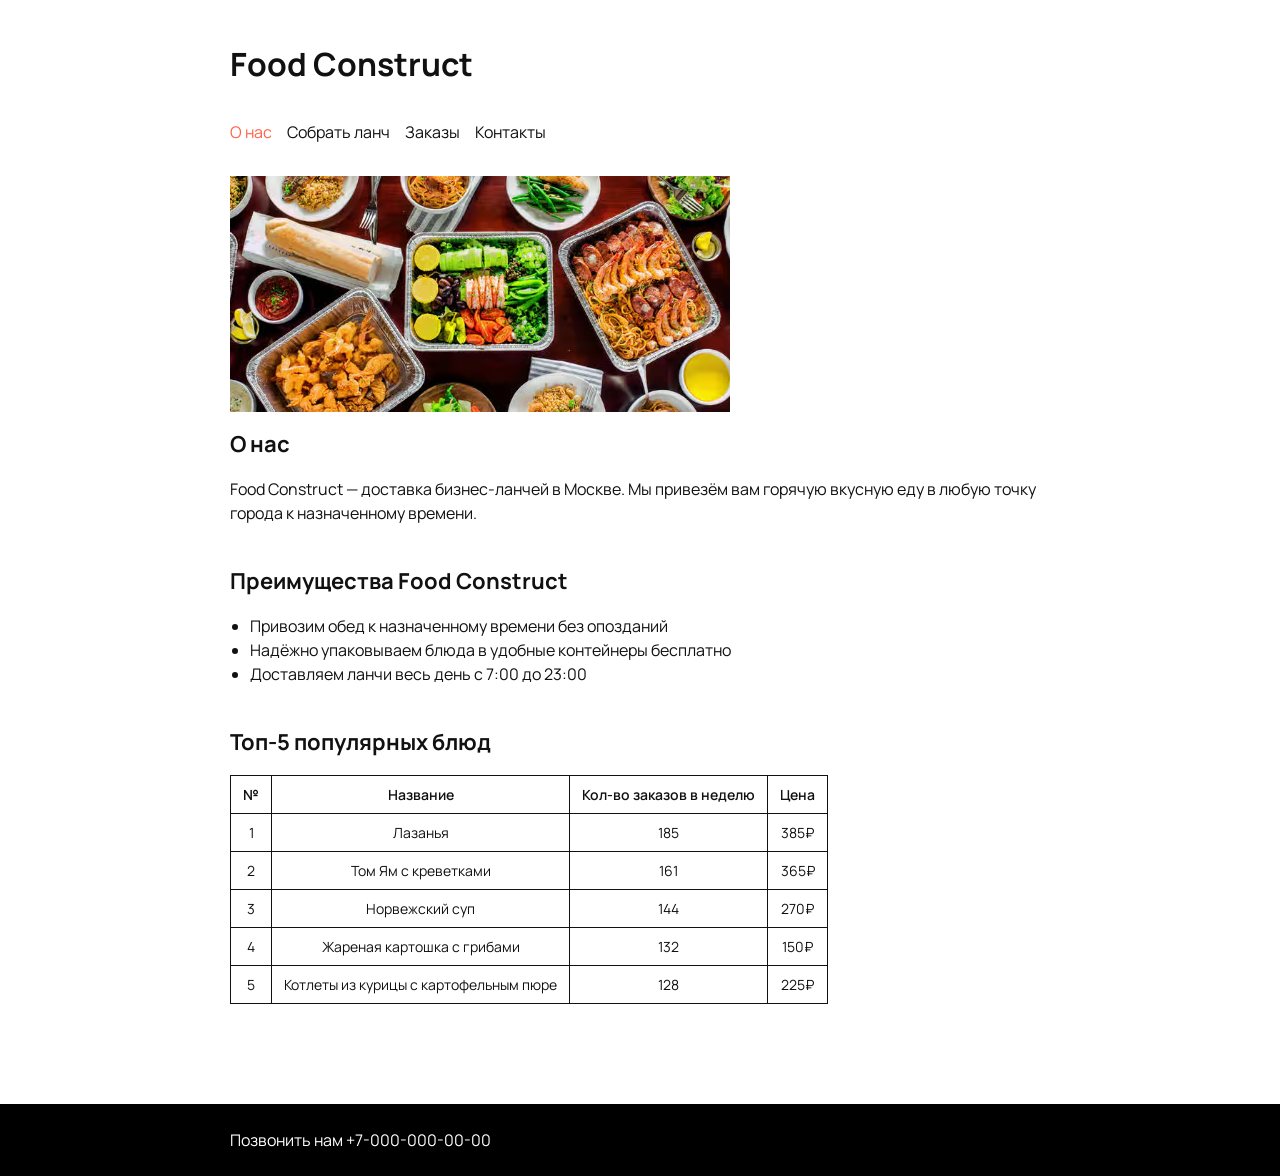
<file: index.html>
<!DOCTYPE html>
<html lang="ru">
<head>
    <meta charset="UTF-8">
    <meta name="viewport" content="width=device-width, initial-scale=1.0">
    <title>Food Construct — доставка бизнес-ланчей</title>
    <link rel="preconnect" href="https://fonts.googleapis.com">
    <link rel="preconnect" href="https://fonts.gstatic.com" crossorigin>
    <link href="https://fonts.googleapis.com/css2?family=Manrope:wght@400;600;700&display=swap" rel="stylesheet">
    <link rel="stylesheet" href="css/style.css">
</head>
<body>
    <header>
        <h1>Food Construct</h1>
        <nav>
            <!-- active — пометка текущей страницы -->
            <a href="index.html#about" class="active">О нас</a>
            <a href="lunch.html">Собрать ланч</a>
            <a href="#">Заказы</a>
            <a href="#contacts">Контакты</a>
        </nav>
    </header>

    <main>
        <section id="about">
            <img class="about-img" src="images/lunch.jpg" alt="Бизнес-ланчи в контейнерах на столе">
            <h2>О нас</h2>
            <p>Food Construct — доставка бизнес-ланчей в Москве. Мы привезём вам горячую вкусную еду в любую точку города к назначенному времени.</p>
        </section>

        <section>
            <h2>Преимущества Food Construct</h2>
            <ul>
                <li>Привозим обед к назначенному времени без опозданий</li>
                <li>Надёжно упаковываем блюда в удобные контейнеры бесплатно</li>
                <li>Доставляем ланчи весь день с 7:00 до 23:00</li>
            </ul>
        </section>

        <section>
            <h2>Топ-5 популярных блюд</h2>
            <table>
                <thead>
                    <tr>
                        <th>№</th>
                        <th>Название</th>
                        <th>Кол-во заказов в неделю</th>
                        <th>Цена</th>
                    </tr>
                </thead>
                <tbody>
                    <tr><td>1</td><td>Лазанья</td><td>185</td><td>385₽</td></tr>
                    <tr><td>2</td><td>Том Ям с креветками</td><td>161</td><td>365₽</td></tr>
                    <tr><td>3</td><td>Норвежский суп</td><td>144</td><td>270₽</td></tr>
                    <tr><td>4</td><td>Жареная картошка с грибами</td><td>132</td><td>150₽</td></tr>
                    <tr><td>5</td><td>Котлеты из курицы с картофельным пюре</td><td>128</td><td>225₽</td></tr>
                </tbody>
            </table>
        </section>
    </main>

    <footer id="contacts">
        <p>Позвонить нам <a href="tel:+70000000000">+7-000-000-00-00</a></p>
    </footer>
</body>
</html>
</file>
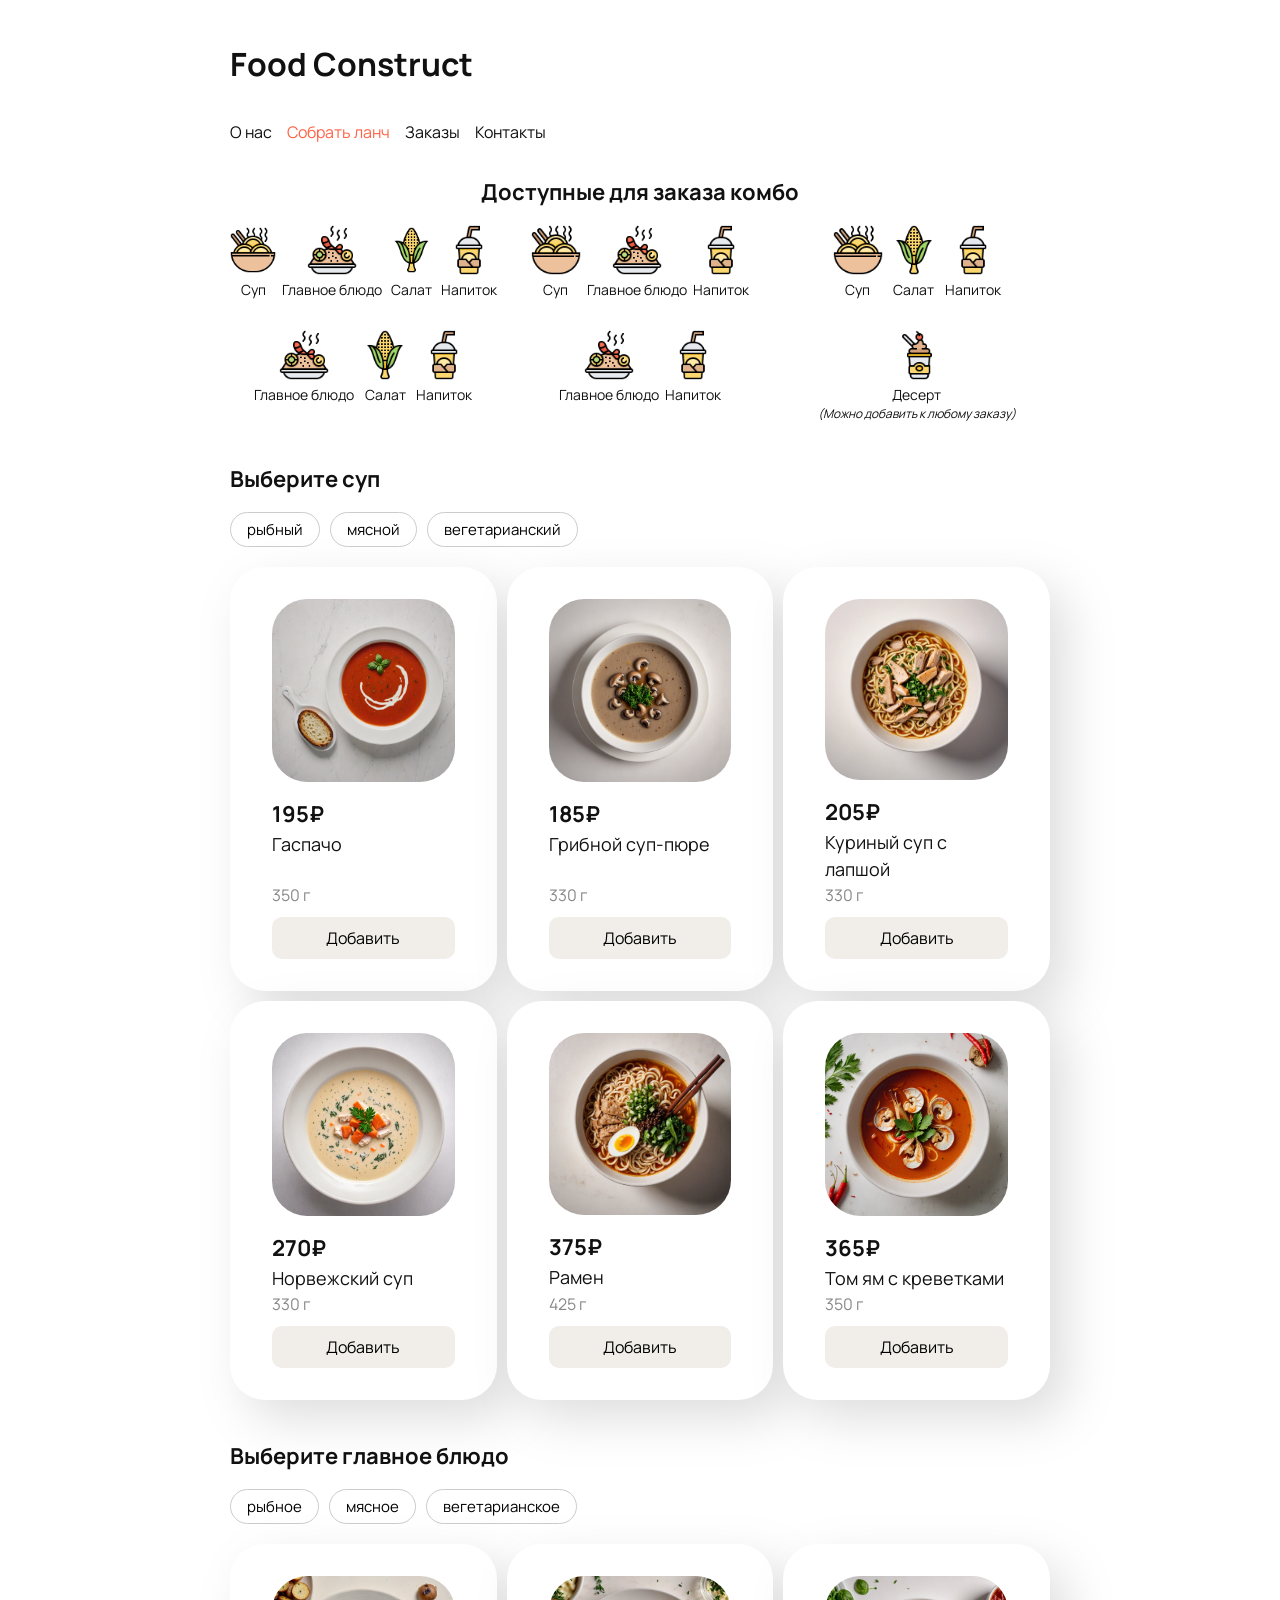
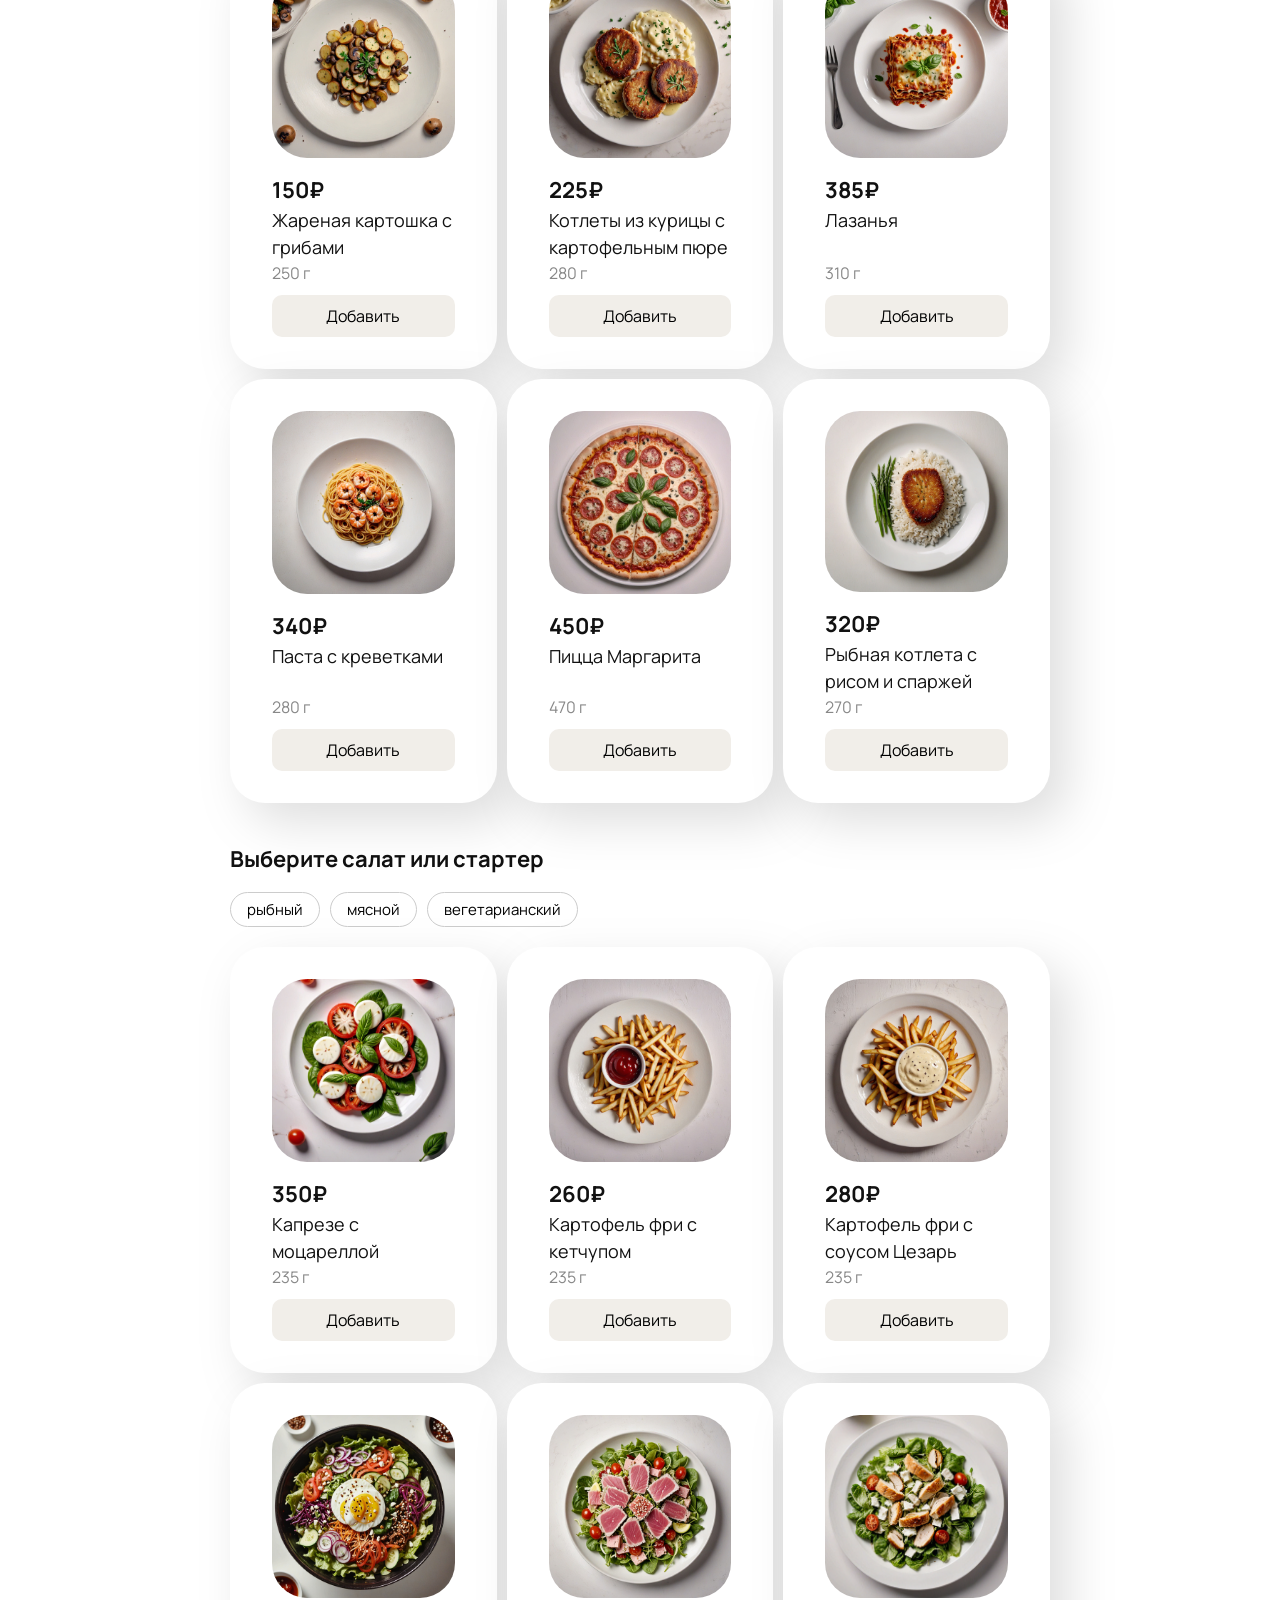
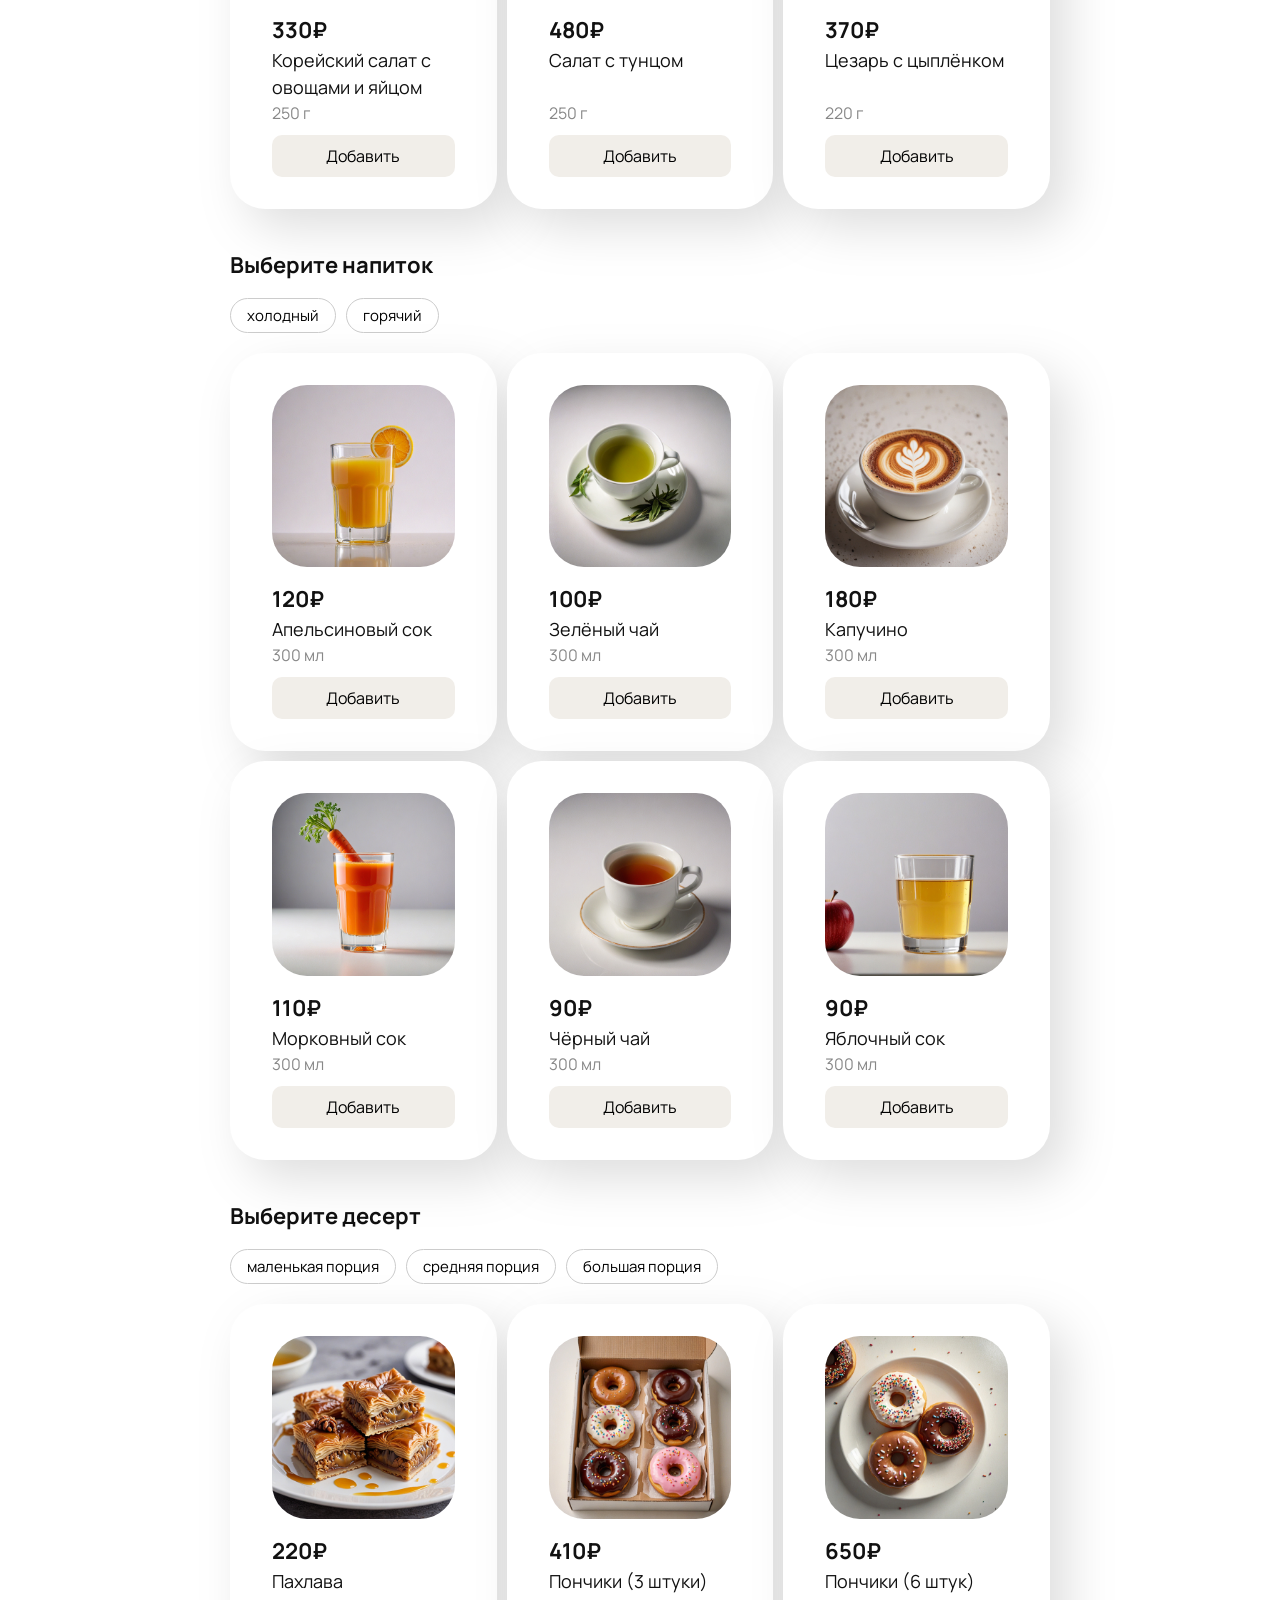
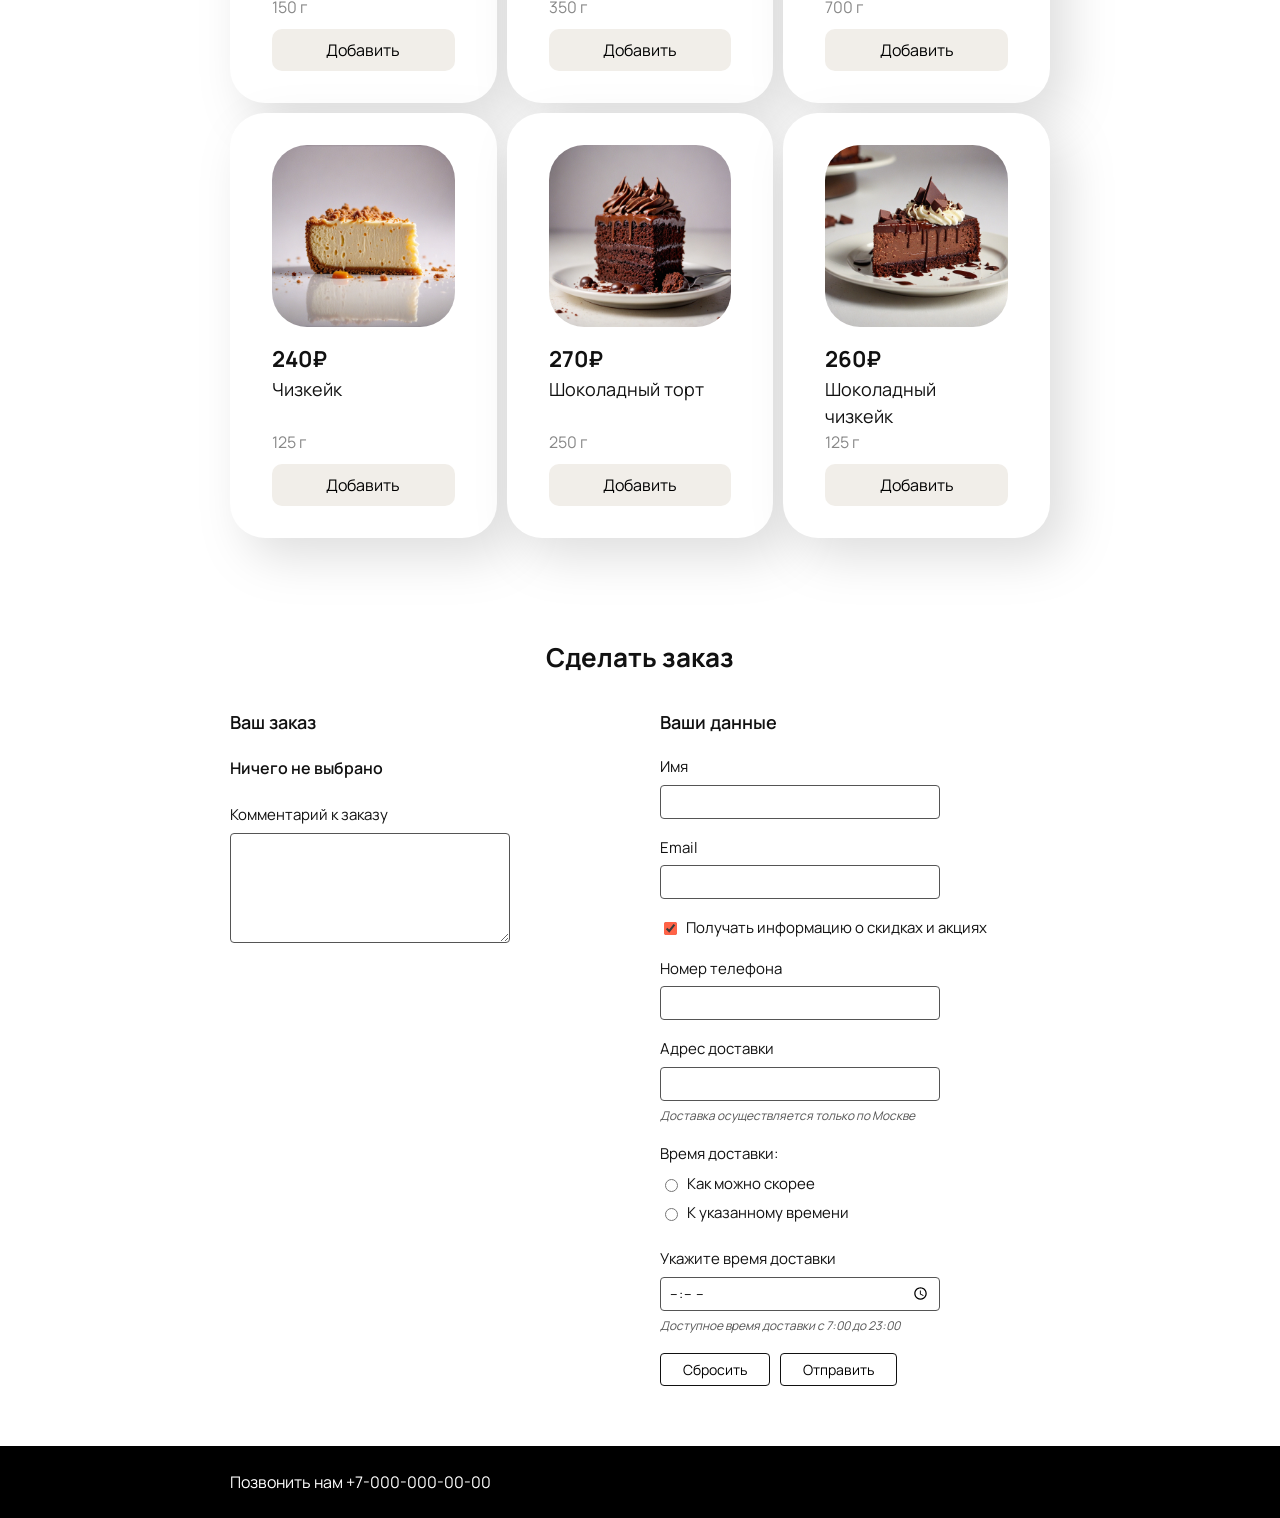
<file: lunch.html>
<!DOCTYPE html>
<html lang="ru">
<head>
    <meta charset="UTF-8">
    <!-- viewport: страница подстраивается под ширину экрана телефона -->
    <meta name="viewport" content="width=device-width, initial-scale=1.0">
    <title>Собрать ланч — Food Construct</title>
    <!-- Шрифт Manrope из Google Fonts, как на главной -->
    <link rel="preconnect" href="https://fonts.googleapis.com">
    <link rel="preconnect" href="https://fonts.gstatic.com" crossorigin>
    <link href="https://fonts.googleapis.com/css2?family=Manrope:wght@400;600;700&display=swap" rel="stylesheet">
    <!-- Общие стили сайта + стили только этой страницы -->
    <link rel="stylesheet" href="css/style.css">
    <link rel="stylesheet" href="css/lunch.css">
    <link rel="stylesheet" href="css/form.css">
    <link rel="stylesheet" href="css/notify.css">
    <!-- type="module" — скрипт может импортировать другие файлы; выполняется после загрузки HTML -->
    <script type="module" src="js/lunch.js"></script>
</head>
<body>
    <!-- Шапка: название и меню -->
    <header>
        <h1>Food Construct</h1>
        <nav>
            <a href="index.html#about">О нас</a>
            <!-- active — пометка текущей страницы -->
            <a href="lunch.html" class="active">Собрать ланч</a>
            <a href="#">Заказы</a>
            <a href="#contacts">Контакты</a>
        </nav>
    </header>

    <main>
        <!-- Доступные для заказа комбо -->
        <section class="combos">
            <h2 class="combos-title">Доступные для заказа комбо</h2>
            <!-- Grid-контейнер: 3 варианта в строке -->
            <div class="combo-grid">
                <!-- Вариант ланча (flex-контейнер) -->
                <div class="combo">
                    <!-- Блюдо (flex, сверху вниз): картинка + подпись -->
                    <div class="combo-dish">
                        <img src="images/icons/soup.png" alt="Суп">
                        <p>Суп</p>
                    </div>
                    <div class="combo-dish">
                        <img src="images/icons/main.png" alt="Главное блюдо">
                        <p>Главное блюдо</p>
                    </div>
                    <div class="combo-dish">
                        <img src="images/icons/salad.png" alt="Салат">
                        <p>Салат</p>
                    </div>
                    <div class="combo-dish">
                        <img src="images/icons/drink.png" alt="Напиток">
                        <p>Напиток</p>
                    </div>
                </div>

                <div class="combo">
                    <div class="combo-dish">
                        <img src="images/icons/soup.png" alt="Суп">
                        <p>Суп</p>
                    </div>
                    <div class="combo-dish">
                        <img src="images/icons/main.png" alt="Главное блюдо">
                        <p>Главное блюдо</p>
                    </div>
                    <div class="combo-dish">
                        <img src="images/icons/drink.png" alt="Напиток">
                        <p>Напиток</p>
                    </div>
                </div>

                <div class="combo">
                    <div class="combo-dish">
                        <img src="images/icons/soup.png" alt="Суп">
                        <p>Суп</p>
                    </div>
                    <div class="combo-dish">
                        <img src="images/icons/salad.png" alt="Салат">
                        <p>Салат</p>
                    </div>
                    <div class="combo-dish">
                        <img src="images/icons/drink.png" alt="Напиток">
                        <p>Напиток</p>
                    </div>
                </div>

                <div class="combo">
                    <div class="combo-dish">
                        <img src="images/icons/main.png" alt="Главное блюдо">
                        <p>Главное блюдо</p>
                    </div>
                    <div class="combo-dish">
                        <img src="images/icons/salad.png" alt="Салат">
                        <p>Салат</p>
                    </div>
                    <div class="combo-dish">
                        <img src="images/icons/drink.png" alt="Напиток">
                        <p>Напиток</p>
                    </div>
                </div>

                <div class="combo">
                    <div class="combo-dish">
                        <img src="images/icons/main.png" alt="Главное блюдо">
                        <p>Главное блюдо</p>
                    </div>
                    <div class="combo-dish">
                        <img src="images/icons/drink.png" alt="Напиток">
                        <p>Напиток</p>
                    </div>
                </div>

                <!-- Отдельный блок про десерты -->
                <div class="combo">
                    <div class="combo-dish">
                        <img src="images/icons/desert.png" alt="Десерт">
                        <p>Десерт</p>
                        <p class="combo-note">(Можно добавить к любому заказу)</p>
                    </div>
                </div>
            </div>
        </section>

        <!-- Разделы меню. Карточки блюд добавляет JavaScript (js/display.js)
             в блок .dishes с подходящим data-category -->
        <!-- Кнопки-фильтры: data-kind совпадает со свойством kind у блюд -->
        <section class="menu-section">
            <h2>Выберите суп</h2>
            <div class="filters">
                <button type="button" class="filter" data-kind="fish">рыбный</button>
                <button type="button" class="filter" data-kind="meat">мясной</button>
                <button type="button" class="filter" data-kind="veg">вегетарианский</button>
            </div>
            <div class="dishes" data-category="soup"></div>
        </section>

        <section class="menu-section">
            <h2>Выберите главное блюдо</h2>
            <div class="filters">
                <button type="button" class="filter" data-kind="fish">рыбное</button>
                <button type="button" class="filter" data-kind="meat">мясное</button>
                <button type="button" class="filter" data-kind="veg">вегетарианское</button>
            </div>
            <div class="dishes" data-category="main-course"></div>
        </section>

        <section class="menu-section">
            <h2>Выберите салат или стартер</h2>
            <div class="filters">
                <button type="button" class="filter" data-kind="fish">рыбный</button>
                <button type="button" class="filter" data-kind="meat">мясной</button>
                <button type="button" class="filter" data-kind="veg">вегетарианский</button>
            </div>
            <div class="dishes" data-category="salad"></div>
        </section>

        <section class="menu-section">
            <h2>Выберите напиток</h2>
            <div class="filters">
                <button type="button" class="filter" data-kind="cold">холодный</button>
                <button type="button" class="filter" data-kind="hot">горячий</button>
            </div>
            <div class="dishes" data-category="drink"></div>
        </section>

        <section class="menu-section">
            <h2>Выберите десерт</h2>
            <div class="filters">
                <button type="button" class="filter" data-kind="small">маленькая порция</button>
                <button type="button" class="filter" data-kind="medium">средняя порция</button>
                <button type="button" class="filter" data-kind="large">большая порция</button>
            </div>
            <div class="dishes" data-category="dessert"></div>
        </section>
    </main>

    <!-- Блок «Сделать заказ»: заголовок + форма -->
    <section class="order">
        <h2 class="order-title">Сделать заказ</h2>
        <!-- Данные уходят методом POST на httpbin.org, он покажет всё, что получил -->
        <form class="order-form" action="https://httpbin.org/post" method="POST">
            <!-- Левая колонка: заказ клиента -->
            <div class="order-col">
                <h3>Ваш заказ</h3>

                <!-- Показывается, пока ничего не выбрано -->
                <p class="order-empty">Ничего не выбрано</p>

                <!-- Выбранные блюда по категориям (текст подставляет js/order.js) -->
                <div class="order-summary" hidden>
                    <div class="order-item" data-category="soup">
                        <p class="order-item-title">Суп</p>
                        <p class="order-item-value"></p>
                    </div>
                    <div class="order-item" data-category="main-course">
                        <p class="order-item-title">Главное блюдо</p>
                        <p class="order-item-value"></p>
                    </div>
                    <div class="order-item" data-category="salad">
                        <p class="order-item-title">Салат или стартер</p>
                        <p class="order-item-value"></p>
                    </div>
                    <div class="order-item" data-category="drink">
                        <p class="order-item-title">Напиток</p>
                        <p class="order-item-value"></p>
                    </div>
                    <div class="order-item" data-category="dessert">
                        <p class="order-item-title">Десерт</p>
                        <p class="order-item-value"></p>
                    </div>
                    <div class="order-item">
                        <p class="order-item-title">Стоимость заказа</p>
                        <p class="order-total-value">0₽</p>
                    </div>
                </div>

                <!-- Скрытые поля: в них JS кладёт keyword выбранных блюд, они уходят на сервер -->
                <input type="hidden" name="soup" data-category="soup">
                <input type="hidden" name="main_course" data-category="main-course">
                <input type="hidden" name="salad" data-category="salad">
                <input type="hidden" name="drink" data-category="drink">
                <input type="hidden" name="dessert" data-category="dessert">

                <label for="comment">Комментарий к заказу</label>
                <textarea id="comment" name="comment" rows="5"></textarea>
            </div>

            <!-- Правая колонка: данные клиента -->
            <div class="order-col">
                <h3>Ваши данные</h3>

                <label for="full_name">Имя</label>
                <input type="text" id="full_name" name="full_name" required>

                <label for="email">Email</label>
                <input type="email" id="email" name="email" required>

                <!-- checked — галочка стоит по умолчанию -->
                <div class="checkbox-row">
                    <input type="checkbox" id="subscribe" name="subscribe" value="1" checked>
                    <label for="subscribe">Получать информацию о скидках и акциях</label>
                </div>

                <label for="phone">Номер телефона</label>
                <input type="tel" id="phone" name="phone" required>

                <label for="delivery_address">Адрес доставки</label>
                <input type="text" id="delivery_address" name="delivery_address" required>
                <p class="hint">Доставка осуществляется только по Москве</p>

                <!-- fieldset объединяет переключатели, legend — их подпись -->
                <fieldset class="delivery-type">
                    <legend>Время доставки:</legend>
                    <!-- Одинаковое name — можно выбрать только один вариант;
                         required у одного из них делает обязательной всю группу -->
                    <div class="radio-row">
                        <input type="radio" id="delivery_now" name="delivery_type" value="now" required>
                        <label for="delivery_now">Как можно скорее</label>
                    </div>
                    <div class="radio-row">
                        <input type="radio" id="delivery_by_time" name="delivery_type" value="by_time">
                        <label for="delivery_by_time">К указанному времени</label>
                    </div>
                </fieldset>

                <label for="delivery_time">Укажите время доставки</label>
                <!-- step в секундах: 300 с = 5 минут -->
                <input type="time" id="delivery_time" name="delivery_time" min="07:00" max="23:00" step="300">
                <p class="hint">Доступное время доставки с 7:00 до 23:00</p>

                <div class="form-buttons">
                    <button type="reset">Сбросить</button>
                    <button type="submit">Отправить</button>
                </div>
            </div>
        </form>
    </section>

    <!-- Подвал с контактами -->
    <footer id="contacts">
        <p>Позвонить нам <a href="tel:+70000000000">+7-000-000-00-00</a></p>
    </footer>
</body>
</html>
</file>
<file: css/style.css>
/* Общие стили для всех страниц сайта */

/* Сброс: размеры блоков считаются вместе с padding и рамкой */
* {
    box-sizing: border-box;
}

/* body — flex-колонка высотой минимум в экран:
   так футер всегда прижат к низу */
body {
    display: flex;
    flex-direction: column;
    min-height: 100vh;
    margin: 0;
    font-family: 'Manrope', Arial, sans-serif;
    font-size: 16px;
    line-height: 1.5;
    color: #111;
    background-color: #fff;
}

/* Шапка и основная часть — по центру, ограниченной ширины */
header,
main {
    width: 100%; /* во flex-колонке без этого блоки сжимаются по содержимому */
    max-width: 900px;
    margin: 0 auto;
    padding: 0 40px;
}

/* ---------- Шапка ---------- */
header {
    padding-top: 40px;
}

h1 {
    margin: 0 0 32px;
    font-size: 32px;
    font-weight: 700;
}

/* Меню — флексбокс */
nav {
    display: flex;
    flex-wrap: wrap; /* пункты переносятся на новую строку, если не помещаются */
    gap: 15px;
}

/* ---------- Ссылки ---------- */
a {
    color: #111;
    text-decoration: none;
}

a:hover {
    color: tomato;
}

/* Пункт меню текущей страницы */
nav a.active {
    color: tomato;
}

/* ---------- Основная часть ---------- */
main {
    flex-grow: 1; /* main забирает всё свободное место — футер уходит вниз */
    padding-top: 32px;
    padding-bottom: 60px;
}

section {
    margin-bottom: 40px;
}

h2 {
    margin: 0 0 16px;
    font-size: 22px;
    font-weight: 700;
}

p {
    margin: 0;
}

/* Все картинки — блочные и не шире своего контейнера */
img {
    display: block;
    max-width: 100%;
}

/* Картинка в блоке «О нас» на главной */
.about-img {
    width: 100%;
    max-width: 500px;
    margin-bottom: 16px;
}

ul {
    margin: 0;
    padding-left: 20px;
}

/* ---------- Таблица ---------- */
table {
    border-collapse: collapse;
    font-size: 14px;
}

th,
td {
    border: 1px solid #111;
    padding: 8px 12px;
    text-align: center;
}

th {
    font-weight: 600;
}

/* ---------- Подвал ---------- */
footer {
    padding: 24px 40px;
    background-color: #000;
    color: #fff;
}

footer p {
    max-width: 820px;
    margin: 0 auto;
}

footer a {
    color: #fff;
}

footer a:hover {
    color: tomato;
}

/* ---------- Адаптивность (общая для обеих страниц) ---------- */

/* Планшеты */
@media (max-width: 800px) {
    /* пункты меню по всей ширине с равными промежутками,
       без отступов по краям */
    nav {
        justify-content: space-between;
    }

    .about-img {
        width: 500px;
    }
}

/* Телефоны */
@media (max-width: 600px) {
    h1 {
        text-align: center;
    }

    /* меню столбиком, пункты по центру */
    nav {
        flex-direction: column;
        align-items: center;
    }

    nav a {
        font-size: 20px; /* 16px + 4px */
    }

    .about-img {
        width: 100%;
    }

    table {
        font-size: 12px; /* 14px − 2px */
    }
}

/* Маленькие телефоны: таблица без горизонтальной прокрутки */
@media (max-width: 400px) {
    table {
        font-size: 10px; /* ещё −2px */
    }
}
</file>
<file: css/lunch.css>
/* Стили только для страницы «Собрать ланч» */

/* ---------- Сетка карточек (section > div) ---------- */
.dishes {
    display: grid;
    grid-template-columns: 1fr 1fr 1fr; /* 3 равные колонки */
    gap: 10px;                          /* отступ между карточками */
}

/* ---------- Доступные комбо ---------- */
.combos-title {
    text-align: center;
}

/* 3 варианта ланча в каждой строке */
.combo-grid {
    display: grid;
    grid-template-columns: repeat(3, 1fr);
    gap: 30px 10px;
}

/* Блюда одного варианта стоят в ряд */
.combo {
    display: flex;
    justify-content: center;
    gap: 6px;
}

/* Картинка над подписью */
.combo-dish {
    display: flex;
    flex-direction: column;
    align-items: center;
    text-align: center;
}

.combo-dish img {
    width: 50px;
    height: 50px;
    object-fit: contain;
    margin-bottom: 4px;
    transition: transform 0.3s; /* плавное изменение */
}

/* При наведении картинка поднимается и увеличивается */
.combo-dish img:hover {
    transform: translateY(-6px) scale(1.15);
}

.combo-dish p {
    font-size: 14px;
    white-space: nowrap; /* «Главное блюдо» не переносится */
}

/* Подпись про десерты — на 2 пункта меньше */
.combo-dish .combo-note {
    font-size: 12px;
    font-style: italic;
    white-space: normal;
}

/* ---------- Фильтры ---------- */
.filters {
    display: flex;
    flex-wrap: wrap;
    gap: 10px;
    margin-bottom: 20px;
}

.filter {
    padding: 6px 16px;
    border: 1px solid #ccc;
    border-radius: 20px;
    background-color: #fff;
    font-family: inherit;
    font-size: 15px;
    cursor: pointer;
}

.filter:hover {
    border-color: tomato;
    color: tomato;
}

/* Выбранный фильтр */
.filter.active {
    border-color: tomato;
    background-color: tomato;
    color: #fff;
}

/* Карточка, скрытая фильтром */
.dish.is-hidden {
    display: none;
}

/* ---------- Карточка блюда (section > div > div) ---------- */
.dish {
    display: flex;
    flex-direction: column;   /* элементы друг под другом */
    padding: 30px 40px;       /* 30px сверху/снизу, 40px слева/справа */
    border: 2px solid transparent; /* невидимая рамка, чтобы при hover блок не «прыгал» */
    border-radius: 35px;
    cursor: pointer;
    filter: drop-shadow(17px 19px 24px rgba(0, 0, 0, 0.13));
    background-color: #fff;
}

/* При наведении рамка становится видимой */
.dish:hover {
    border-color: tomato;
}

/* Выбранное блюдо — такая же рамка, как при наведении */
.dish.selected {
    border-color: tomato;
}

/* Контекстный селектор: кнопка внутри карточки, на которую навели */
.dish:hover button {
    background-color: tomato;
    color: #fff;
}

/* Картинка на всю ширину карточки */
.dish img {
    width: 100%;
    border-radius: 35px;
    margin-bottom: 16px;
}

/* Цена */
.dish-price {
    font-size: 22px;
    font-weight: 700;
}

/* Название занимает всё свободное место по высоте —
   поэтому вес и кнопка во всех карточках ряда стоят на одном уровне */
.dish-name {
    flex-grow: 1;
    font-size: 18px;
}

/* Вес / объём — серым */
.dish-weight {
    color: #888;
}

/* Кнопка «Добавить» */
.dish button {
    margin-top: 10px;
    padding: 10px 30px;
    border: none;
    border-radius: 10px;
    background-color: #f1eee9;
    font-family: inherit; /* у кнопок свой шрифт по умолчанию — берём шрифт сайта */
    font-size: 16px;
    cursor: pointer;
}

/* ---------- Адаптивность ---------- */

/* Планшеты: 2 колонки */
@media (max-width: 800px) {
    .dishes,
    .combo-grid {
        grid-template-columns: 1fr 1fr;
    }
}

/* Телефоны: 1 колонка, заголовки разделов по центру */
@media (max-width: 600px) {
    .dishes,
    .combo-grid {
        grid-template-columns: 1fr;
    }

    .menu-section h2 {
        text-align: center;
    }
}
</file>
<file: css/form.css>
/* Стили формы заказа */

/* Блок «Сделать заказ» — по центру, как main */
.order {
    width: 100%;
    max-width: 900px;
    margin: 0 auto;
    padding: 0 40px 60px;
}

.order-title {
    margin-bottom: 32px;
    text-align: center;
    font-size: 26px;
}

/* Форма делится на 2 колонки */
.order-form {
    display: grid;
    grid-template-columns: 1fr 1fr;
    gap: 40px;
}

/* Внутри колонки элементы идут друг под другом */
.order-col {
    display: flex;
    flex-direction: column;
    align-items: flex-start;
}

.order-col h3 {
    margin: 0 0 20px;
    font-size: 18px;
    font-weight: 600;
}

/* ---------- Блок «Ваш заказ» ---------- */
.order-empty {
    margin-bottom: 24px;
    font-weight: 600;
}

.order-summary {
    margin-bottom: 24px;
}

.order-item {
    margin-bottom: 14px;
}

.order-item-title {
    font-weight: 700;
}

.order-total-value {
    font-size: 20px;
}

/* Подписи к полям */
.order-col label {
    margin-bottom: 6px;
    font-size: 15px;
}

/* Поля ввода и селекты одного размера */
.order-col input[type="text"],
.order-col input[type="email"],
.order-col input[type="tel"],
.order-col input[type="time"],
.order-col select {
    width: 280px;
    max-width: 100%;
    height: 34px;
    margin-bottom: 18px;
    padding: 0 8px;
    border: 1px solid #555;
    border-radius: 4px;
    font-family: inherit;
    font-size: 14px;
}

.order-col textarea {
    width: 280px;
    max-width: 100%;
    height: 110px;
    padding: 8px;
    border: 1px solid #555;
    border-radius: 4px;
    font-family: inherit;
    font-size: 14px;
    resize: vertical; /* тянуть можно только по высоте */
}

/* Рамка tomato у поля, в котором стоит курсор */
.order-col input:focus,
.order-col select:focus,
.order-col textarea:focus {
    outline: none;
    border-color: tomato;
}

/* Чекбокс и радиокнопки стоят в строку со своей подписью */
.checkbox-row,
.radio-row {
    display: flex;
    align-items: center;
    gap: 6px;
    margin-bottom: 18px;
}

.radio-row {
    margin-bottom: 6px;
}

.checkbox-row label,
.radio-row label {
    margin-bottom: 0;
}

/* Чекбокс и радио красим в акцентный цвет */
.order-col input[type="checkbox"],
.order-col input[type="radio"] {
    accent-color: tomato;
}

/* Мелкая подсказка курсивом под полем */
.hint {
    margin: -12px 0 18px;
    font-size: 12px;
    font-style: italic;
    color: #555;
}

/* Группа переключателей без стандартной рамки */
.delivery-type {
    margin: 0 0 18px;
    padding: 0;
    border: none;
}

.delivery-type legend {
    margin-bottom: 8px;
    padding: 0;
    font-size: 15px;
}

/* Кнопки «Сбросить» и «Отправить» */
.form-buttons {
    display: flex;
    gap: 10px;
}

.form-buttons button {
    padding: 6px 22px;
    border: 1px solid #111;
    border-radius: 4px;
    background-color: #fff;
    font-family: inherit;
    font-size: 14px;
    cursor: pointer;
}

.form-buttons button:hover {
    border-color: tomato;
    background-color: tomato;
    color: #fff;
}

/* Телефоны: колонки встают друг под друга */
@media (max-width: 600px) {
    .order {
        padding: 0 20px 40px;
    }

    .order-form {
        grid-template-columns: 1fr;
        gap: 20px;
    }
}
</file>
<file: css/notify.css>
/* Уведомление поверх страницы */
.notice {
    /* fixed — элемент не двигается при прокрутке */
    position: fixed;
    top: 50%;
    left: 50%;
    z-index: 100; /* поверх остальных элементов */
    /* сдвигаем на половину своего размера — получается ровно по центру */
    transform: translate(-50%, -50%);
    width: 360px;
    max-width: calc(100% - 32px);
    padding: 32px 24px 24px;
    border: 1px solid #111;
    border-radius: 6px;
    background-color: #fff;
    box-shadow: 0 10px 40px rgba(0, 0, 0, 0.25);
    text-align: center;
}

.notice-text {
    margin-bottom: 20px;
    font-size: 16px;
}

.notice-button {
    padding: 6px 28px;
    border: 1px solid #111;
    border-radius: 10px;
    background-color: #fff;
    font-family: inherit;
    font-size: 15px;
    cursor: pointer;
}

/* При наведении меняются фон и цвет текста */
.notice-button:hover {
    border-color: tomato;
    background-color: tomato;
    color: #fff;
}
</file>
